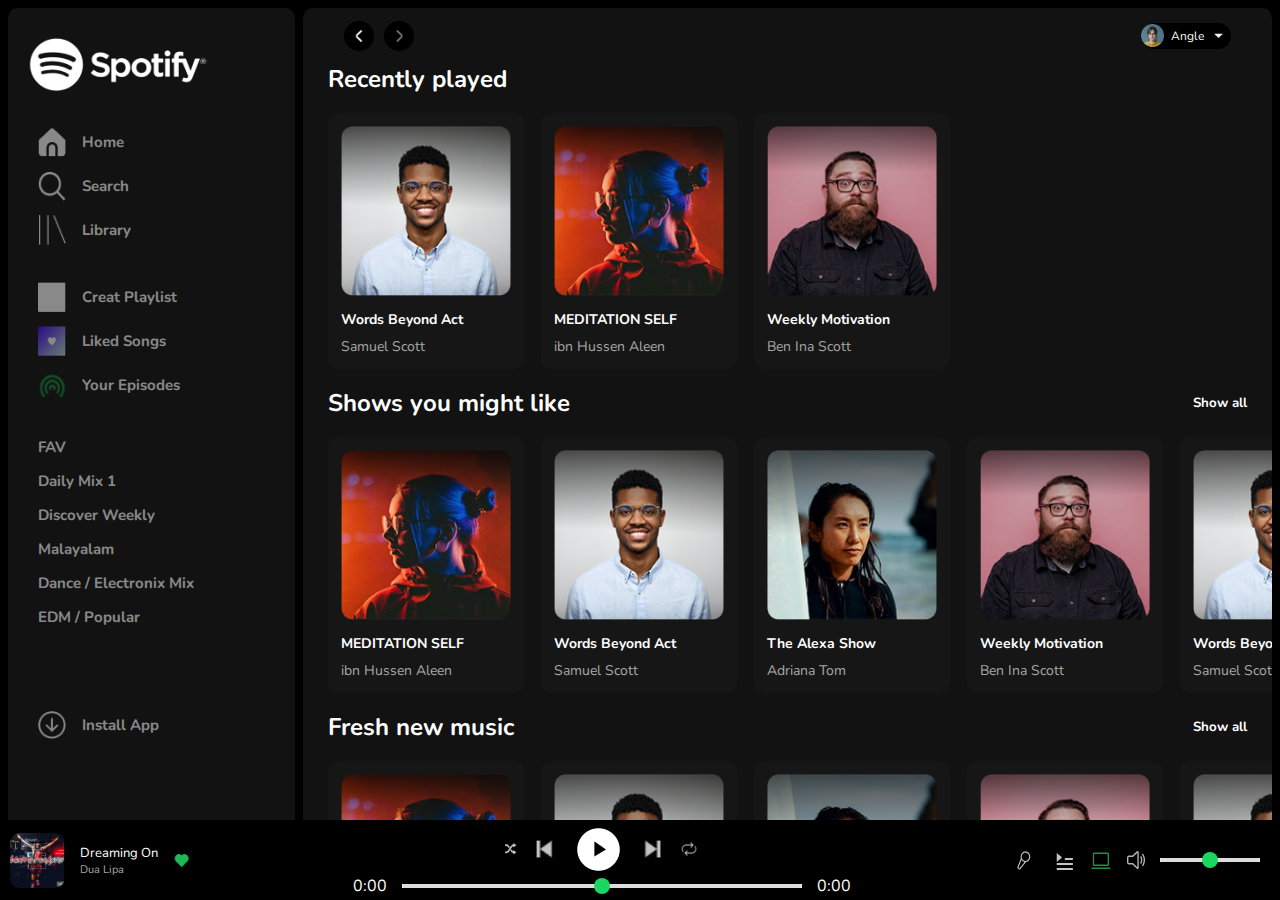
<file: index.html>
<!DOCTYPE html>
<html lang="en">
  <head>
    <meta charset="UTF-8" />
    <meta name="viewport" content="width=device-width, initial-scale=1.0" />
    <title>Spotify - Web Player:Music for everyone</title>
    <link rel="icon" type="image/x-icon" href="Spotify-icon.png" />
    <link rel="stylesheet" href="style.css" />

    <link rel="preconnect" href="https://fonts.googleapis.com" />
    <link rel="preconnect" href="https://fonts.gstatic.com" crossorigin />
    <link
      href="https://fonts.googleapis.com/css2?family=Nunito:wght@300;400;700&display=swap"
      rel="stylesheet"
    />
  </head>
  <body>
    <div class="container">
      <!-- side bar(left) -->
      <div class="side-bar">
        <div class="logo">
          <img src="Spotify logo.png" alt="spotify logo" />
        </div>
        <div class="nav-bar">
          <div class="link-flex">
            <img src="home.png" alt="home" />
            <a href="#">Home</a>
          </div>
          <div class="link-flex">
            <img src="search.png" alt="search" />
            <a href="#">Search</a>
          </div>
          <div class="link-flex">
            <img src="library.png" alt="librari" />
            <a href="#">Library</a>
          </div>
        </div>
        <div class="my-playlist">
          <div class="link-flex">
            <img src="Rectangle.png" alt="home" />
            <a href="#">Creat Playlist</a>
          </div>
          <div class="link-flex">
            <img src="songs.png" alt="songs" />
            <a href="#">Liked Songs</a>
          </div>
          <div class="link-flex">
            <img src="episode.png" alt="episode" />
            <a href="#">Your Episodes</a>
          </div>
        </div>
        <div class="categori">
          <div class="link-flex">
            <a href="#">FAV</a>
          </div>
          <div class="link-flex">
            <a href="#">Daily Mix 1</a>
          </div>
          <div class="link-flex">
            <a href="#">Discover Weekly</a>
          </div>
          <div class="link-flex">
            <a href="#">Malayalam</a>
          </div>
          <div class="link-flex">
            <a href="#">Dance / Electronix Mix</a>
          </div>
          <div class="link-flex">
            <a href="#">EDM / Popular</a>
          </div>
        </div>
        <div class="download-section">
          <div class="link-flex">
            <img src="download.png" alt="Download logo" />
            <a href="#">Install App</a>
          </div>
        </div>
      </div>
      <!-- main content(right) -->
      <div class="main-content">
        <!-- navigation bar -->
        <div class="navigation-bar">
          <div class="right-left-arrow">
            <div class="arrow">
              <img src="left-arrow.png" alt="left-arrow" />
            </div>
            <div class="arrow">
              <img src="right-arrow.png" alt="right-arrow" />
            </div>
          </div>
          <div class="account">
            <div class="account-btn">
              <div class="account-img">
                <img src="acc-img.png" alt="account image" />
              </div>
              <div class="account-name">
                <p>Angle</p>
              </div>
              <div class="dropdown">
                <img src="drop-down.png" alt="dropdown icon" />
              </div>
            </div>
          </div>
        </div>
        <!-- main section(songs) -->
        <div class="heading">
          <h2>Recently played</h2>
        </div>
        <div class="card-container">
          <a href="playlist.html">
            <div class="card">
              <img src="words.png" alt="words" width="170px" height="170px" />
              <p class="card-name">Words Beyond Act</p>
              <p class="card-description">Samuel Scott</p>
            </div>
          </a>
          <a href="playlist.html">
            <div class="card">
              <img
                src="meditation.png"
                alt="meditation"
                width="170px"
                height="170px"
              />
              <p class="card-name">MEDITATION SELF</p>
              <p class="card-description">ibn Hussen Aleen</p>
            </div>
          </a>
          <a href="playlist.html">
            <div class="card">
              <img
                src="weekly-motivetion.png"
                alt="weekly-motivetion"
                width="170px"
                height="170px"
              />
              <p class="card-name">Weekly Motivation</p>
              <p class="card-description">Ben Ina Scott</p>
            </div>
          </a>
        </div>
        <div class="heading">
          <h2>Shows you might like</h2>
          <h5>Show all</h5>
        </div>
        <div class="card-container">
          <a href="playlist.html">
            <div class="card">
              <img
                src="meditation.png"
                alt="meditation"
                width="170px"
                height="170px"
              />
              <p class="card-name">MEDITATION SELF</p>
              <p class="card-description">ibn Hussen Aleen</p>
            </div>
          </a>
          <a href="playlist.html">
            <div class="card">
              <img src="words.png" alt="words" width="170px" height="170px" />
              <p class="card-name">Words Beyond Act</p>
              <p class="card-description">Samuel Scott</p>
            </div>
          </a>
          <a href="playlist.html">
            <div class="card">
              <img src="alexa.png" alt="alexa" width="170px" height="170px" />
              <p class="card-name">The Alexa Show</p>
              <p class="card-description">Adriana Tom</p>
            </div>
          </a>
          <a href="playlist.html">
            <div class="card">
              <img
                src="weekly-motivetion.png"
                alt="weekly-motivetion"
                width="170px"
                height="170px"
              />
              <p class="card-name">Weekly Motivation</p>
              <p class="card-description">Ben Ina Scott</p>
            </div>
          </a>
          <a href="playlist.html">
            <div class="card">
              <img src="words.png" alt="words" width="170px" height="170px" />
              <p class="card-name">Words Beyond Act</p>
              <p class="card-description">Samuel Scott</p>
            </div>
          </a>
        </div>
        <div class="heading">
          <h2>Fresh new music</h2>
          <h5>Show all</h5>
        </div>
        <div class="card-container">
          <a href="playlist.html">
            <div class="card">
              <img
                src="meditation.png"
                alt="meditation"
                width="170px"
                height="170px"
              />
              <p class="card-name">MEDITATION SELF</p>
              <p class="card-description">ibn Hussen Aleen</p>
            </div>
          </a>
          <a href="playlist.html">
            <div class="card">
              <img src="words.png" alt="words" width="170px" height="170px" />
              <p class="card-name">Words Beyond Act</p>
              <p class="card-description">Samuel Scott</p>
            </div>
          </a>
          <a href="playlist.html">
            <div class="card">
              <img src="alexa.png" alt="alexa" width="170px" height="170px" />
              <p class="card-name">The Alexa Show</p>
              <p class="card-description">Adriana Tom</p>
            </div>
          </a>
          <a href="playlist.html">
            <div class="card">
              <img
                src="weekly-motivetion.png"
                alt="weekly-motivetion"
                width="170px"
                height="170px"
              />
              <p class="card-name">Weekly Motivation</p>
              <p class="card-description">Ben Ina Scott</p>
            </div>
          </a>
          <a href="playlist.html">
            <div class="card">
              <img src="words.png" alt="words" width="170px" height="170px" />
              <p class="card-name">Words Beyond Act</p>
              <p class="card-description">Samuel Scott</p>
            </div>
          </a>
        </div>
        <div class="heading">
          <h2>Spotify original & exclusive shows</h2>
          <h5>Show all</h5>
        </div>
        <div class="card-container">
          <a href="playlist.html">
            <div class="card">
              <img
                src="meditation.png"
                alt="meditation"
                width="170px"
                height="170px"
              />
              <p class="card-name">MEDITATION SELF</p>
              <p class="card-description">ibn Hussen Aleen</p>
            </div>
          </a>
          <a href="playlist.html">
            <div class="card">
              <img src="words.png" alt="words" width="170px" height="170px" />
              <p class="card-name">Words Beyond Act</p>
              <p class="card-description">Samuel Scott</p>
            </div>
          </a>
          <a href="playlist.html">
            <div class="card">
              <img src="alexa.png" alt="alexa" width="170px" height="170px" />
              <p class="card-name">The Alexa Show</p>
              <p class="card-description">Adriana Tom</p>
            </div>
          </a>
          <a href="playlist.html">
            <div class="card">
              <img
                src="weekly-motivetion.png"
                alt="weekly-motivetion"
                width="170px"
                height="170px"
              />
              <p class="card-name">Weekly Motivation</p>
              <p class="card-description">Ben Ina Scott</p>
            </div>
          </a>
          <a href="playlist.html">
            <div class="card">
              <img src="words.png" alt="words" width="170px" height="170px" />
              <p class="card-name">Words Beyond Act</p>
              <p class="card-description">Samuel Scott</p>
            </div>
          </a>
        </div>
      </div>
      <!-- player sction bottom -->
      <div class="player">
        <div class="song-name">
          <img
            src="playing.png"
            alt="playing"
            class="playing-image"
            width="55px"
            height="55px"
          />
          <div class="song-&-singer">
            <p class="playing-song-name">Dreaming On</p>
            <p class="singer-name">Dua Lipa</p>
          </div>
          <img src="heart.png" alt="heart" height="17px" width="17px" />
        </div>
        <div class="controls">
          <div class="control-icons">
            <img src="Vector.png" alt="vector" height="12px" width="12px" />
            <img src="previous.png" alt="previous" height="40px" width="40px" />
            <img src="play.png" alt="play" />
            <img src="forward.png" alt="forward" height="40px" width="40px" />
            <img src="repeat.png" alt="repeat" height="18px" width="18px" />
          </div>
          <div class="play-bar">
            <span class="current-time">0:00</span>
            <input
              type="range"
              class="play-slider"
              id="vol"
              name="vol"
              min="0"
              max="50"
            />
            <span class="total-time">0:00</span>
          </div>
        </div>
        <div class="volum">
          <img src="microphone.png" alt="microphn" />
          <img src="query.png" alt="query" />
          <img src="laptop.png" alt="laptop" />
          <img src="speaker.png" alt="" />
          <input
            type="range"
            class="volum-slider"
            id="vol"
            name="vol"
            min="0"
            max="50"
          />
        </div>
      </div>
    </div>
  </body>
</html>
</file>
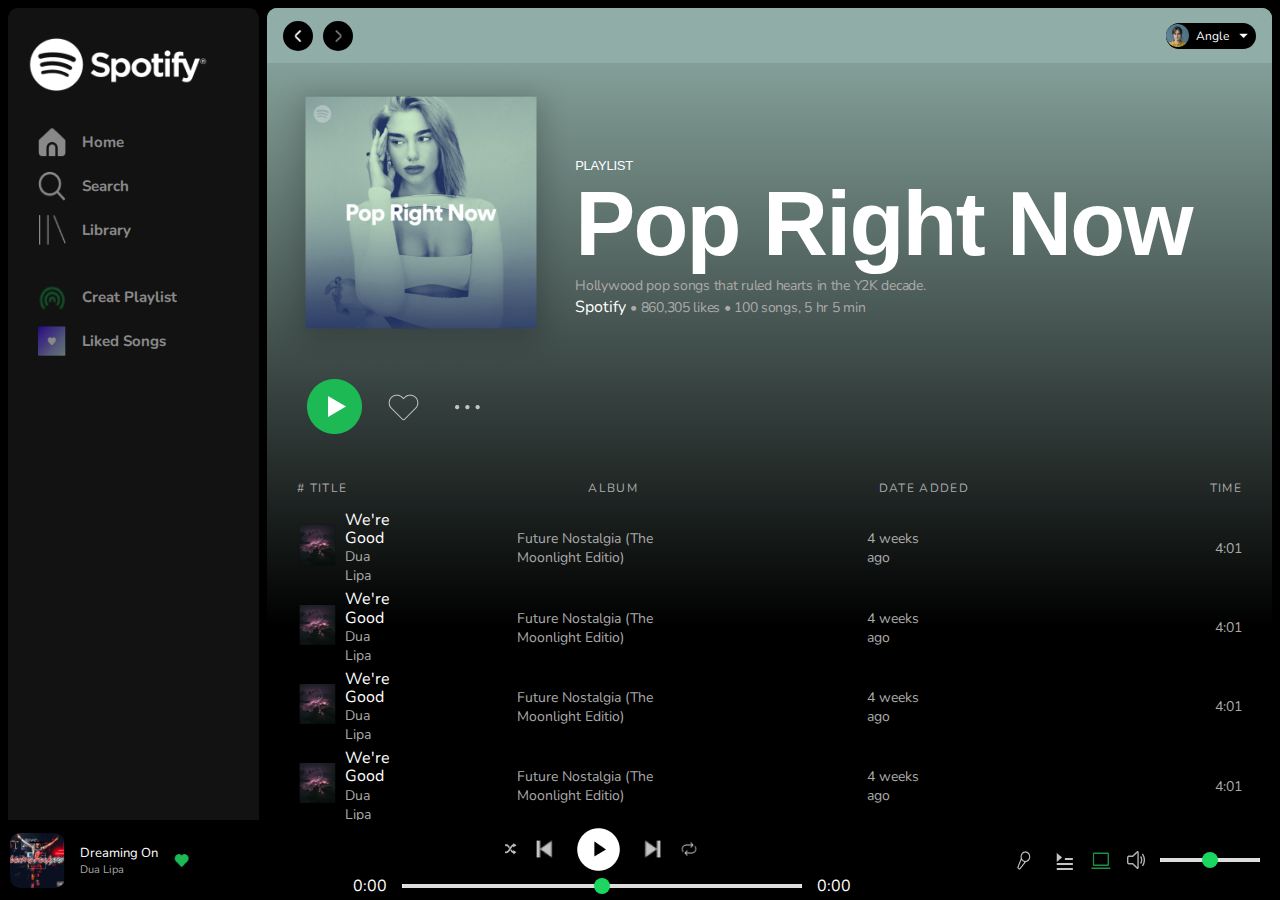
<file: playlist.html>
<!DOCTYPE html>
<html lang="en">
  <head>
    <meta charset="UTF-8" />
    <meta name="viewport" content="width=device-width, initial-scale=1.0" />
    <title>English Pop | Spotify Playlist</title>
    <link rel="icon" type="image/x-icon" href="Spotify-icon.png" />
    <link rel="stylesheet" href="playlist.css" />

    <link rel="preconnect" href="https://fonts.googleapis.com" />
    <link rel="preconnect" href="https://fonts.gstatic.com" crossorigin />
    <link
      href="https://fonts.googleapis.com/css2?family=Nunito:wght@300;400;700&display=swap"
      rel="stylesheet"
    />
  </head>
  <body>
    <div class="container">
      <div class="side-bar">
        <div class="logo">
          <img src="Spotify logo.png" alt="spotify logo" />
        </div>
        <div class="nav-bar">
          <div class="link-flex">
            <img src="home.png" alt="home" />
            <a href="#">Home</a>
          </div>
          <div class="link-flex">
            <img src="search.png" alt="search" />
            <a href="#">Search</a>
          </div>
          <div class="link-flex">
            <img src="library.png" alt="librari" />
            <a href="#">Library</a>
          </div>
        </div>
        <div class="my-playlist">
          <div class="link-flex">
            <img src="episode.png" alt="home" />
            <a href="#">Creat Playlist</a>
          </div>
          <div class="link-flex">
            <img src="songs.png" alt="songs" />
            <a href="#">Liked Songs</a>
          </div>
        </div>
      </div>
      <div class="main-content">
        <div class="navigation-bar">
            <div class="right-left-arrow">
              <div class="arrow">
                <img src="left-arrow.png" alt="left-arrow" />
              </div>
              <div class="arrow">
                <img src="right-arrow.png" alt="right-arrow" />
              </div>
            </div>
            <div class="account">
              <div class="account-btn">
                <div class="account-img">
                  <img src="acc-img.png" alt="account image" />
                </div>
                <div class="account-name">
                  <p>Angle</p>
                </div>
                <div class="dropdown">
                  <img src="drop-down.png" alt="dropdown icon" />
                </div>
              </div>
            </div>
        </div>
        <div class="header">
          <div class="album-image">
            <img src="album-image.png" alt="album-image">
          </div>
          <div class="album-details">
            <p class="playlist">PLAYLIST</p>
            <h1 class="pop">Pop Right Now</h1>
            <p class="holly">Hollywood pop songs that ruled hearts in the Y2K decade.</p>
            <div class="inline">
              <p>Spotify</p>
            </div>
            <div class="inline">
              <p class="change">&#x2022; 860,305 likes &#x2022; 100 songs, 5 hr 5 min</p>
            </div>
          </div>
        </div>
        <div class="hero">
          <div>
            <img src="thumb_play.png" alt="play">
          </div>
          <div>
            <img src="heart2.png" alt="heart">
          </div>
          <div>
            <img src="more_big.png" alt="more">
          </div>
        </div>
        <div class="playlist-heading">
          <p># TITLE</p>
          <p>ALBUM</p>
          <p>DATE ADDED</p>
          <p>TIME</p>
        </div>
        <div class="list-bar">
          <div class="title-div">
            <div class="pic">
              <img src="we good 2.png" alt="good">
            </div>
            <div class="name-and-artist">
              <div class="song-title"><a href="#">We're Good</a></div>
              <div class="artist">Dua Lipa</div>
            </div>
          </div>
          <div class="album-div">Future Nostalgia (The Moonlight Editio)</div>
          <div class="date-div">4 weeks ago</div>
          <div class="time-div">4:01</div>
        </div>
        <div class="list-bar">
          <div class="title-div">
            <div class="pic">
              <img src="we good 2.png" alt="good">
            </div>
            <div class="name-and-artist">
              <div class="song-title"><a href="#">We're Good</a></div>
              <div class="artist">Dua Lipa</div>
            </div>
          </div>
          <div class="album-div">Future Nostalgia (The Moonlight Editio)</div>
          <div class="date-div">4 weeks ago</div>
          <div class="time-div">4:01</div>
        </div>
        <div class="list-bar">
          <div class="title-div">
            <div class="pic">
              <img src="we good 2.png" alt="good">
            </div>
            <div class="name-and-artist">
              <div class="song-title"><a href="#">We're Good</a></div>
              <div class="artist">Dua Lipa</div>
            </div>
          </div>
          <div class="album-div">Future Nostalgia (The Moonlight Editio)</div>
          <div class="date-div">4 weeks ago</div>
          <div class="time-div">4:01</div>
        </div>
        <div class="list-bar">
          <div class="title-div">
            <div class="pic">
              <img src="we good 2.png" alt="good">
            </div>
            <div class="name-and-artist">
              <div class="song-title"><a href="#">We're Good</a></div>
              <div class="artist">Dua Lipa</div>
            </div>
          </div>
          <div class="album-div">Future Nostalgia (The Moonlight Editio)</div>
          <div class="date-div">4 weeks ago</div>
          <div class="time-div">4:01</div>
        </div>
        <div class="list-bar">
          <div class="title-div">
            <div class="pic">
              <img src="we good 2.png" alt="good">
            </div>
            <div class="name-and-artist">
              <div class="song-title"><a href="#">We're Good</a></div>
              <div class="artist">Dua Lipa</div>
            </div>
          </div>
          <div class="album-div">Future Nostalgia (The Moonlight Editio)</div>
          <div class="date-div">4 weeks ago</div>
          <div class="time-div">4:01</div>
        </div>
        <div class="list-bar">
          <div class="title-div">
            <div class="pic">
              <img src="we good 2.png" alt="good">
            </div>
            <div class="name-and-artist">
              <div class="song-title"><a href="#">We're Good</a></div>
              <div class="artist">Dua Lipa</div>
            </div>
          </div>
          <div class="album-div">Future Nostalgia (The Moonlight Editio)</div>
          <div class="date-div">4 weeks ago</div>
          <div class="time-div">4:01</div>
        </div>
        <div class="list-bar">
          <div class="title-div">
            <div class="pic">
              <img src="we good 2.png" alt="good">
            </div>
            <div class="name-and-artist">
              <div class="song-title"><a href="#">We're Good</a></div>
              <div class="artist">Dua Lipa</div>
            </div>
          </div>
          <div class="album-div">Future Nostalgia (The Moonlight Editio)</div>
          <div class="date-div">4 weeks ago</div>
          <div class="time-div">4:01</div>
        </div>
        <div class="list-bar">
          <div class="title-div">
            <div class="pic">
              <img src="we good 2.png" alt="good">
            </div>
            <div class="name-and-artist">
              <div class="song-title"><a href="#">We're Good</a></div>
              <div class="artist">Dua Lipa</div>
            </div>
          </div>
          <div class="album-div">Future Nostalgia (The Moonlight Editio)</div>
          <div class="date-div">4 weeks ago</div>
          <div class="time-div">4:01</div>
        </div>
        <div class="list-bar">
          <div class="title-div">
            <div class="pic">
              <img src="we good 2.png" alt="good">
            </div>
            <div class="name-and-artist">
              <div class="song-title"><a href="#">We're Good</a></div>
              <div class="artist">Dua Lipa</div>
            </div>
          </div>
          <div class="album-div">Future Nostalgia (The Moonlight Editio)</div>
          <div class="date-div">4 weeks ago</div>
          <div class="time-div">4:01</div>
        </div>
        <div class="list-bar">
          <div class="title-div">
            <div class="pic">
              <img src="we good 2.png" alt="good">
            </div>
            <div class="name-and-artist">
              <div class="song-title"><a href="#">We're Good</a></div>
              <div class="artist">Dua Lipa</div>
            </div>
          </div>
          <div class="album-div">Future Nostalgia (The Moonlight Editio)</div>
          <div class="date-div">4 weeks ago</div>
          <div class="time-div">4:01</div>
        </div>
      </div>
      
      <div class="player">
        <div class="song-name">
            <img
              src="playing.png"
              alt="playing"
              class="playing-image"
              width="55px"
              height="55px"
            />
            <div class="song-&-singer">
              <p class="playing-song-name">Dreaming On</p>
              <p class="singer-name">Dua Lipa</p>
            </div>
            <img src="heart.png" alt="heart" height="17px" width="17px" />
          </div>
          <div class="controls">
            <div class="control-icons">
              <img src="Vector.png" alt="vector" height="12px" width="12px" />
              <img src="previous.png" alt="previous" height="40px" width="40px" />
              <img src="play.png" alt="play" />
              <img src="forward.png" alt="forward" height="40px" width="40px" />
              <img src="repeat.png" alt="repeat" height="18px" width="18px" />
            </div>
            <div class="play-bar">
              <span class="current-time">0:00</span>
              <input type="range" class="play-slider" id="vol" name="vol" min="0" max="50" />
              <span class="total-time">0:00</span>
            </div>
          </div>
          <div class="volum">
            <img src="microphone.png" alt="microphn" />
            <img src="query.png" alt="query" />
            <img src="laptop.png" alt="laptop" />
            <img src="speaker.png" alt="" />
            <input type="range" class="volum-slider" id="vol" name="vol" min="0" max="50" />
          </div>
      </div>
    </div>
  </body>
</html>
</file>
<file: style.css>
*{
    margin: 0;
    padding: 0;
    box-sizing: border-box;
}

:root{
    --black: #000;
    --white: #fff;
    --gray: #121212;
    --light-gray: #232323;
}
.container{
    height: 100vh;
    display: flex;
    flex: 1;
    background-color: var(--black);
    font-family: 'Nunito', sans-serif;
    color: var(--white);
    overflow: hidden;
}

.side-bar{
    background-color: var(--gray);
    flex: 0.25;
    margin: 8px;
    border-radius: 10px;
}

.main-content{
    flex: 0.8;
    background-color: var(--gray);
    margin: 8px 8px 8px 0px;
    border-radius: 10px;
}

.logo{
    margin-left: 20px;
    margin-top: 30px;
}

.logo>img{
    height: 53px;
    width: 180px;
}

.player{
    height: 80px;
    width: 100%;
    position: fixed;
    background-color: var(--black);
    bottom: 0;
}

a{
    color: var(--white);
    text-decoration: none;
}

.nav-bar{
    display: flex;
    flex-direction: column;
    margin: 23px 23px;
}

.link-flex{
    display: flex;
    justify-content: flex-start;
    align-items: center;
    gap: 1rem;
    padding: 7px;
    opacity: 0.5;
}

.link-flex:hover{
    opacity: 1;
    transition: all 0.3s;
}

.link-flex>img{
    width: 28px;
    height: 30px;
}

.link-flex>a{
    font-size: 15px;
    font-weight: 700;
}

.my-playlist{
    margin-left: 23px;
    margin-bottom: 23px;
}

.categori{
    display: flex;
    flex-direction: column;
    margin-left: 23px;
    margin-bottom: 70px;
}

.download-section{
    margin-left: 23px;
}

.download-section>.link-flex>img{
    height: 28px;
}

.navigation-bar{
    width: 100%;
    height: 55px;
    background-color: var(--gray);
    position: sticky;
    top: 0;
    display: flex;
    justify-content: space-between;
    align-items: center;
    
}

.right-left-arrow{
    display: flex;
    align-items: center;
    gap: 10px;
    margin-left: 16px;
    
}

.arrow{
    height: 30px;
    width: 30px;
    border-radius: 50%;
    background-color: var(--black);
    display: flex;
    justify-content: center;
    align-items: center;
    font-size: 5px;
}

.arrow>img{
    height: 20px;
}

.account-btn{
    height: 26px;
    width: 90px;
    border-radius: 30px;
    background-color: var(--black);
    margin-right: 16px;
}

.account-btn{
    display: flex;
    justify-content: space-between;
    align-items: center;
    padding: 5px 5px 0px 0px;
}

.account-img>img{
    height: 23px;
    width: 23px;
}

.account-name>p{
    font-size: 12px;
    padding-bottom: 4px;
}

.dropdown>img{
    height: 15px;
    width: 15px;
}

.main-content{
    padding: 0px 25px;
    overflow-y: scroll;
    padding-bottom: 60px;
}

::-webkit-scrollbar{
    display: none;
}

.heading{
    display: flex;
    justify-content: space-between;
    align-items: center;
}

.card-container{
    display: flex;
    gap: 17px;
    margin: 18px 0px;
    flex-wrap: warp;
}

.card{
    width: fit-content;
    height: fit-content;
    background-color: #161616;
    padding: 13px;
    border-radius: 10px;
}

.card:hover{
    background-color: var(--light-gray);
    transition: all 0.5s;
}

.card-name{
    margin: 8px 0px;
    font-size: 14px;
    font-weight: bolder;
}

.card-description{
    font-size: 14px;
    color: #A7A7A7;
}

.player{
    display: flex;
    justify-content: space-between;
    align-items: center;
    padding: 0px 10px;
}

.song-name{
    display: flex;
    align-items: center;
    gap: 15px;
}

.playing-image{
    border-radius: 10px;
}

.playing-song-name{
    font-size: 13px;
}

.singer-name{
    font-size: 11px;
    color: #A7A7A7;
}

.volum{
    display: flex;
    align-items: center;
    gap: 13px;
}

.controls{
    display: flex;
    flex-direction: column;
    justify-content: center;
    align-items: center;
}

.control-icons{
    display: flex;
    align-items: center;
    gap: 8px;
}

.play-bar{
    display: flex;
    align-items: center;
    gap: 5px;
}

.play-slider,.volum-slider{
    -webkit-appearance: none;
}

.play-slider::-webkit-slider-runnable-track,
.volum-slider::-webkit-slider-runnable-track{
    height: 4px;
    background: #ddd;
    border: none;
    border-radius: 100px;
}

.play-slider::-webkit-slider-thumb,
.volum-slider::-webkit-slider-thumb{
    -webkit-appearance: none;
    border: none;
    height: 16px;
    width: 16px;
    border-radius: 50%;
    background: #1bd760;
    margin-top: -6px;
}

.play-slider:focus,.volum-slider:focus{
    outline: none;
}

.play-slider:focus::-webkit-slider-runnable-track{
    background: #ccc;
}

.play-slider{
    margin: 0 10px;
    width: 400px;
}

.volum-slider{
    width: 100px;
    height: 4px;
    margin-right: 10px;
}
</file>
<file: playlist.css>
*{
    margin: 0;
    padding: 0;
    box-sizing: border-box;
}

:root{
    --black: #000;
    --white: #fff;
    --gray: #121212;
    --light-gray: #232323;
}
.container{
    height: 100vh;
    display: flex;
    flex: 1;
    background-color: var(--black);
    font-family: 'Nunito', sans-serif;
    color: var(--white);
    overflow: hidden;
}

.side-bar{
    background-color: var(--gray);
    flex: 0.20;
    margin: 8px;
    border-radius: 10px;
}

.main-content{
    flex: 0.8;
    background-image: linear-gradient(180deg, #90AEA7 0%, #000 70%);
    margin: 8px 8px 8px 0px;
    border-radius: 10px;
    overflow-y: auto;
    padding-bottom: 80px;
}

::-webkit-scrollbar{
    display: none;
}

.player{
    height: 80px;
    width: 100%;
    position: fixed;
    background-color: var(--black);
    bottom: 0;
}

.logo{
    margin-left: 20px;
    margin-top: 30px;
}

.logo>img{
    height: 53px;
    width: 180px;
}

.player{
    height: 80px;
    width: 100%;
    position: fixed;
    background-color: var(--black);
    bottom: 0;
}

a{
    color: var(--white);
    text-decoration: none;
}

.nav-bar{
    display: flex;
    flex-direction: column;
    margin: 23px 23px;
}

.link-flex{
    display: flex;
    justify-content: flex-start;
    align-items: center;
    gap: 1rem;
    padding: 7px;
    opacity: 0.5;
}

.link-flex:hover{
    opacity: 1;
    transition: all 0.3s;
}

.link-flex>img{
    width: 28px;
    height: 30px;
}

.link-flex>a{
    font-size: 15px;
    font-weight: 700;
}

.my-playlist{
    margin-left: 23px;
    margin-bottom: 23px;
}

.navigation-bar{
    width: 100%;
    height: 55px;
    background-color: #90AEA7;
    position: sticky;
    top: 0;
    display: flex;
    justify-content: space-between;
    align-items: center;
    
}

.right-left-arrow{
    display: flex;
    align-items: center;
    gap: 10px;
    margin-left: 16px;
    
}

.arrow{
    height: 30px;
    width: 30px;
    border-radius: 50%;
    background-color: var(--black);
    display: flex;
    justify-content: center;
    align-items: center;
    font-size: 5px;
}

.arrow>img{
    height: 20px;
}

.account-btn{
    height: 26px;
    width: 90px;
    border-radius: 30px;
    background-color: var(--black);
    margin-right: 16px;
}

.account-btn{
    display: flex;
    justify-content: space-between;
    align-items: center;
    padding: 5px 5px 0px 0px;
}

.account-img>img{
    height: 23px;
    width: 23px;
}

.account-name>p{
    font-size: 12px;
    padding-bottom: 4px;
}

.dropdown>img{
    height: 15px;
    width: 15px;
}

.header{
    display: flex;
}

.playlist{
    font-size: 13px;
    font-family: 'Gill Sans', 'Gill Sans MT', Calibri, 'Trebuchet MS', sans-serif;
    font-style: normal;
    font-weight: 500;
    line-height: normal;
    letter-spacing: -0.26px;
}

.pop{
    font-size: 90px;
    font-family: 'Gill Sans', 'Gill Sans MT', Calibri, 'Trebuchet MS', sans-serif;
    font-style: normal;
    font-weight: 900;
    line-height: normal;
    letter-spacing: -1.8px;
}

.holly{
    font-size: 14px;
    font-style: normal;
    font-weight: 400;
    line-height: 146.9%; /* 20.566px */
    letter-spacing: -0.28px;
    color: #abaaaa;
}

.inline{
    display: inline-block;
}

.change{
    font-size: 14px;
    font-style: normal;
    font-weight: 400;
    line-height: 146.9%; /* 20.566px */
    letter-spacing: -0.28px;
    color: #abaaaa;
}

.album-details{
    margin-top: 95px;
}

.hero{
    display: flex;
    align-items: center;
    gap: 18px;
    padding-left: 40px;
}

.playlist-heading{
    display: flex;
    justify-content: space-between;
    align-items: center;
    margin-top: 40px;
    padding: 0px 30px;
    margin-bottom: 10px;
    
}

.playlist-heading>p{
    font-size: 12px;
    font-style: normal;
    font-weight: 400;
    line-height: normal;
    letter-spacing: 1.32px;
    color: #abaaaa;
}

.list-bar{
    display: flex;
    align-items: center;
    border: none;
    padding: 0px 30px;
    padding-top: 5px;
}

.list-bar:hover{
    background-color: rgba(181, 176, 176, 0.11);
}

.title-div{
    display: flex;
    align-items: center;
    padding-right: 120px;
}

.pic{
    margin-right: 7px;
}

.song-title{
    font-size: 16px;
    font-style: normal;
    font-weight: 400;
    line-height: 18.188px
}

.artist{
    font-size: 14px;
    font-style: normal;
    font-weight: 400;
    line-height: normal;
    color: #abaaaa;
}

.album-div{
    font-size: 14px;
    font-style: normal;
    font-weight: 400;
    line-height: normal;
    color: #abaaaa;
    padding-right: 170px;
}

.date-div{
    font-size: 14px;
    font-style: normal;
    font-weight: 400;
    line-height: normal;
    color: #abaaaa;
    padding-right: 290px;
}

.time-div{
    font-size: 14px;
    font-style: normal;
    font-weight: 400;
    line-height: normal;
    color: #abaaaa;
}





.player{
    display: flex;
    justify-content: space-between;
    align-items: center;
    padding: 0px 10px;
}

.song-name{
    display: flex;
    align-items: center;
    gap: 15px;
}

.playing-image{
    border-radius: 10px;
}

.playing-song-name{
    font-size: 13px;
}

.singer-name{
    font-size: 11px;
    color: #A7A7A7;
}

.volum{
    display: flex;
    align-items: center;
    gap: 13px;
}

.controls{
    display: flex;
    flex-direction: column;
    justify-content: center;
    align-items: center;
}

.control-icons{
    display: flex;
    align-items: center;
    gap: 8px;
}

.play-bar{
    display: flex;
    align-items: center;
    gap: 5px;
}

.play-slider,.volum-slider{
    -webkit-appearance: none;
}

.play-slider::-webkit-slider-runnable-track,
.volum-slider::-webkit-slider-runnable-track{
    height: 4px;
    background: #ddd;
    border: none;
    border-radius: 100px;
}

.play-slider::-webkit-slider-thumb,
.volum-slider::-webkit-slider-thumb{
    -webkit-appearance: none;
    border: none;
    height: 16px;
    width: 16px;
    border-radius: 50%;
    background: #1bd760;
    margin-top: -6px;
}

.play-slider:focus,.volum-slider:focus{
    outline: none;
}

.play-slider:focus::-webkit-slider-runnable-track{
    background: #ccc;
}

.play-slider{
    margin: 0 10px;
    width: 400px;
}

.volum-slider{
    width: 100px;
    height: 4px;
    margin-right: 10px;
}
</file>
